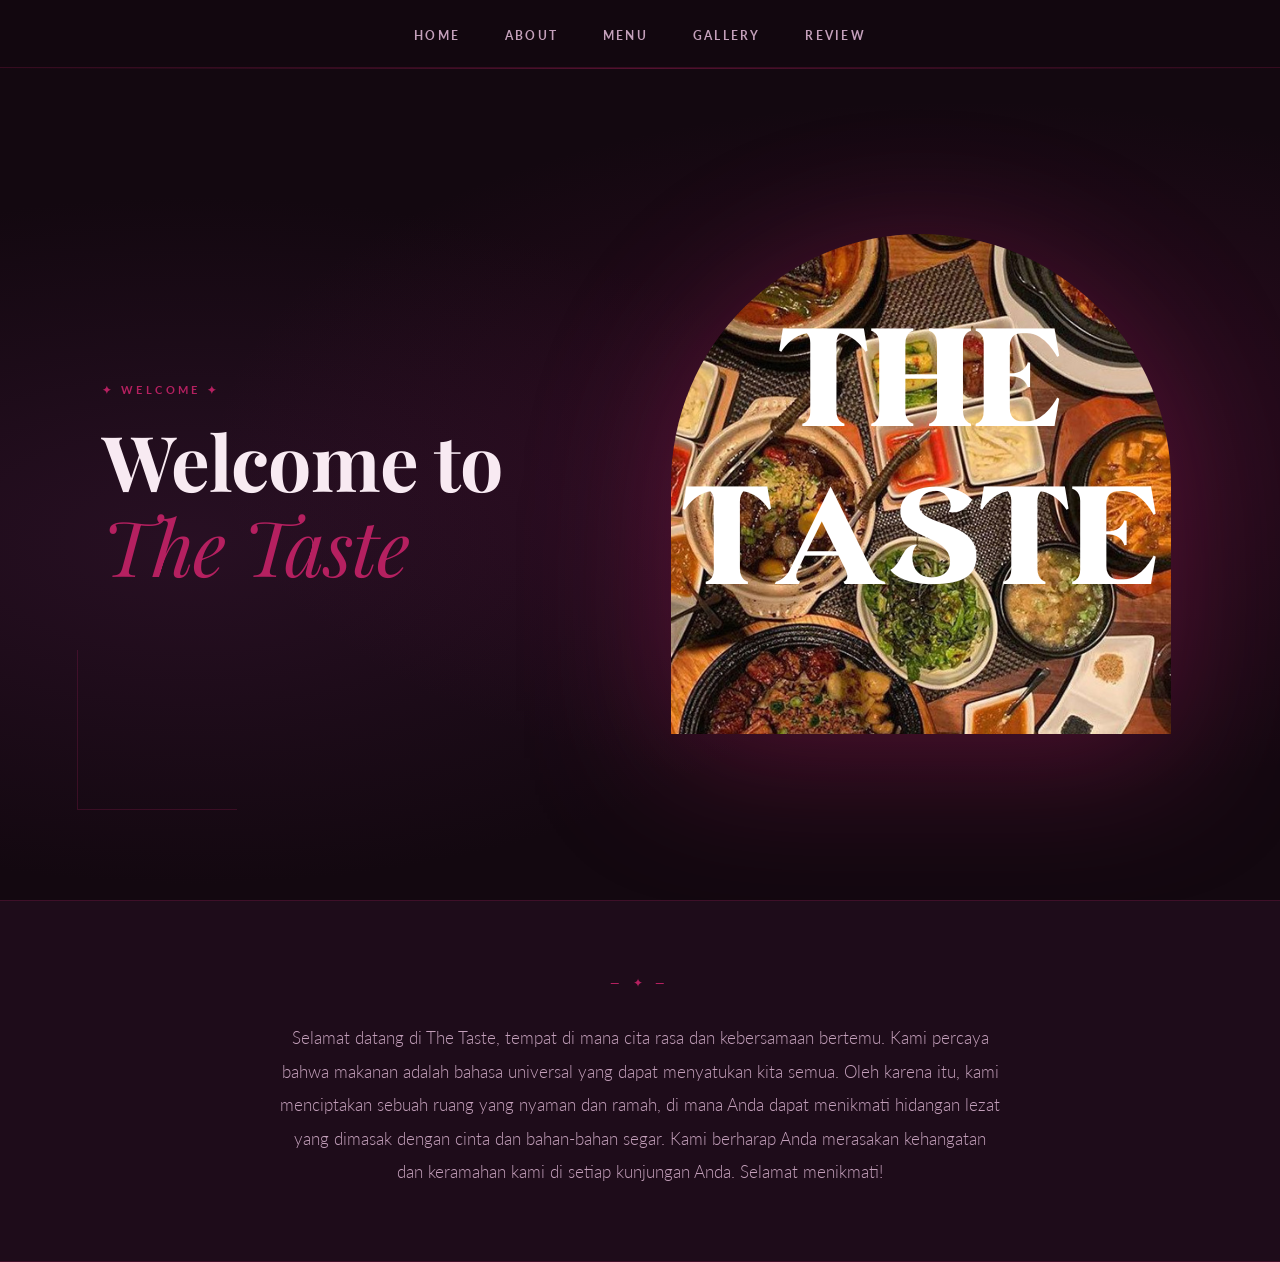
<file: index.html>
<!DOCTYPE html>
<html>
<head>
    <meta charset="UTF-8">
    <meta name="viewport" content="width=device-width, initial-scale=1.0">
    <title>The Taste - Home</title>
    <link rel="stylesheet" href="css/style.css">
    <link rel="stylesheet" href="https://cdnjs.cloudflare.com/ajax/libs/font-awesome/6.1.1/css/all.min.css" integrity="sha512-KfkfwYDsLkIlwQp6LFnl8zNdLGxu9YAA1QvwINks4PhcElQSvqcyVLLD9aMhXd13uQjoXtEKNosOWaZqXgel0g==" crossorigin="anonymous" referrerpolicy="no-referrer" />
</head>
<body>
    <nav>
        <ul>
            <li><a href="index.html">Home</a></li>
            <li><a href="about.html">About</a></li>
            <li><a href="menu.html">Menu</a></li>
            <li><a href="gallery.html">Gallery</a></li>
            <li><a href="review.html">Review</a></li>
        </ul>
    </nav>

    <div class="main">
        <div class="main_text">
            <h1>Welcome to<span>The Taste</span></h1>
        </div>
        
        <div class="main_images">
            <img src="images/main_img.png">
        </div>

    </div>

    <div class="text">
        <p>
            Selamat datang di The Taste, tempat di mana cita rasa dan kebersamaan bertemu. 
            Kami percaya bahwa makanan adalah bahasa universal yang dapat menyatukan kita semua. 
            Oleh karena itu, kami menciptakan sebuah ruang yang nyaman dan ramah, di mana Anda 
            dapat menikmati hidangan lezat yang dimasak dengan cinta dan bahan-bahan segar. 
            Kami berharap Anda merasakan kehangatan dan keramahan kami di setiap kunjungan Anda. 
            Selamat menikmati!
        </p></div>
    </div>
    
</body>
</html>
</file>
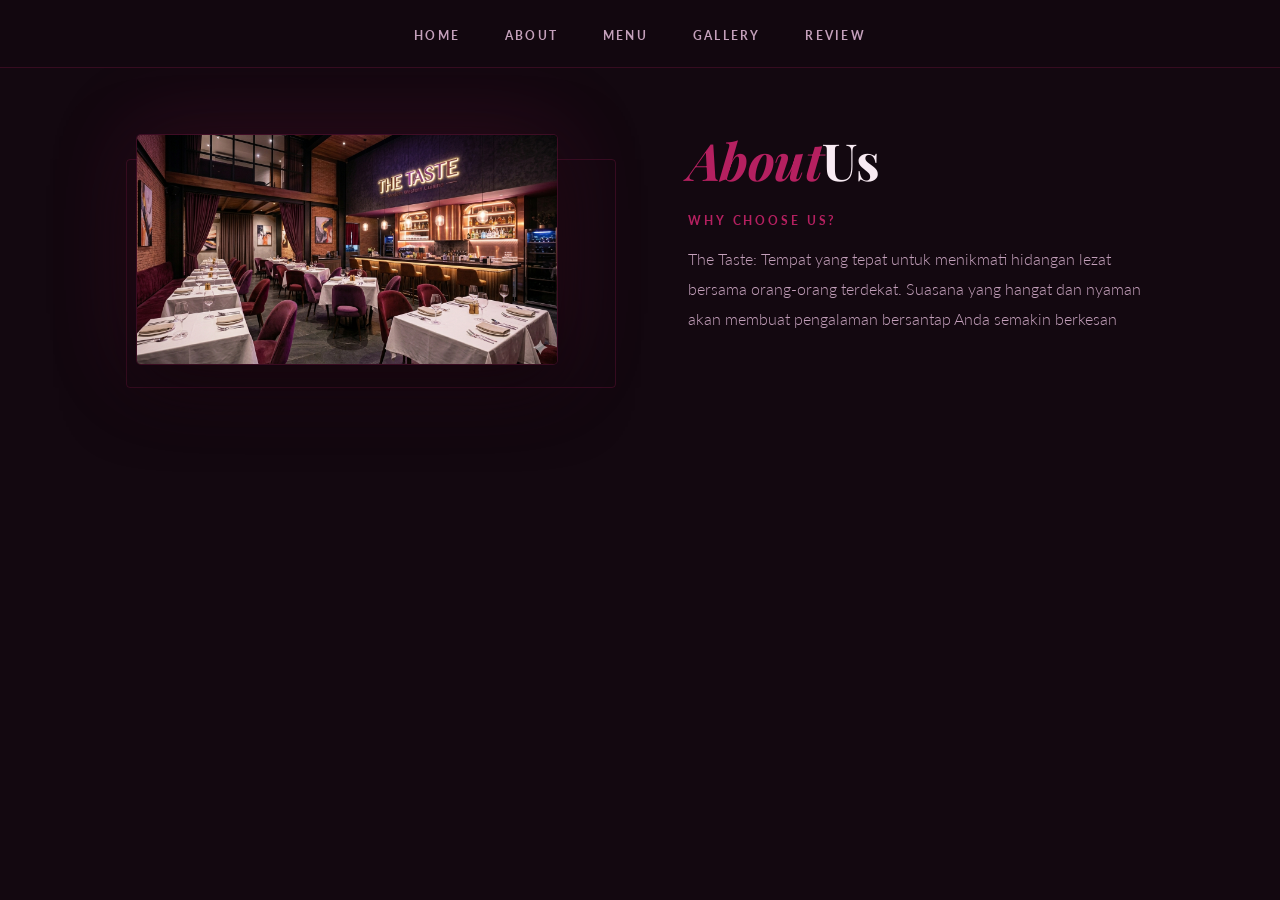
<file: about.html>
<!DOCTYPE html>
<html>
<head>
    <meta charset="UTF-8">
    <meta name="viewport" content="width=device-width, initial-scale=1.0">
    <title>The Taste - About</title>
    <link rel="stylesheet" href="css/style.css">
    <link rel="stylesheet" href="https://cdnjs.cloudflare.com/ajax/libs/font-awesome/6.1.1/css/all.min.css" integrity="sha512-KfkfwYDsLkIlwQp6LFnl8zNdLGxu9YAA1QvwINks4PhcElQSvqcyVLLD9aMhXd13uQjoXtEKNosOWaZqXgel0g==" crossorigin="anonymous" referrerpolicy="no-referrer" />
</head>
<body>

    <nav>
        <ul>
            <li><a href="index.html">Home</a></li>
            <li><a href="about.html">About</a></li>
            <li><a href="menu.html">Menu</a></li>
            <li><a href="gallery.html">Gallery</a></li>
            <li><a href="review.html">Review</a></li>
        </ul>
    </nav>

    <div class="about" id="About">
        <div class="about_main">

            <div class="images">
                <img src="images/thetaste.png">
            </div>

            <div class="about_text">
                <h1><span>About</span>Us</h1>
                <h3>Why Choose us?</h3>
                <p>
                    The Taste: Tempat yang tepat untuk menikmati hidangan lezat bersama orang-orang terdekat. 
                    Suasana yang hangat dan nyaman akan membuat pengalaman bersantap Anda semakin berkesan
                </p>
            </div>

        </div>
    </div>

</body>
</html>
</file>
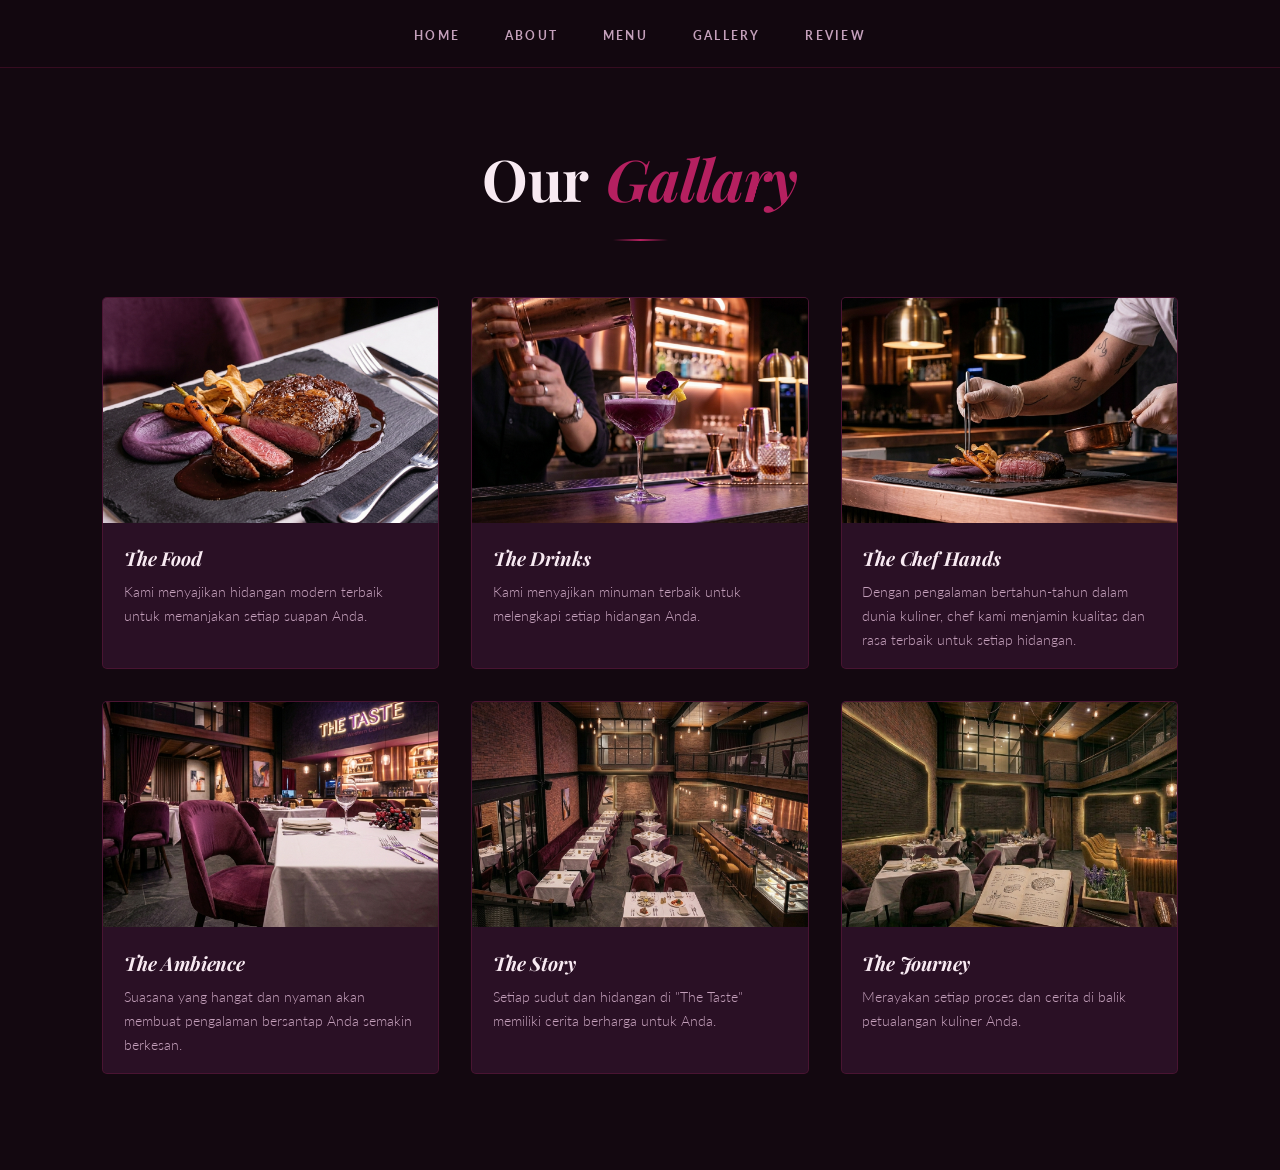
<file: gallery.html>
<!DOCTYPE html>
<html>
<head>
    <meta charset="UTF-8">
    <meta name="viewport" content="width=device-width, initial-scale=1.0">
    <title>The Taste - Gallery</title>
    <link rel="stylesheet" href="css/style.css">
    <link rel="stylesheet" href="https://cdnjs.cloudflare.com/ajax/libs/font-awesome/6.1.1/css/all.min.css" integrity="sha512-KfkfwYDsLkIlwQp6LFnl8zNdLGxu9YAA1QvwINks4PhcElQSvqcyVLLD9aMhXd13uQjoXtEKNosOWaZqXgel0g==" crossorigin="anonymous" referrerpolicy="no-referrer" />
</head>
<body>
    <nav>
        <ul>
            <li><a href="index.html">Home</a></li>
            <li><a href="about.html">About</a></li>
            <li><a href="menu.html">Menu</a></li>
            <li><a href="gallery.html">Gallery</a></li>
            <li><a href="review.html">Review</a></li>
        </ul>
    </nav>

    <div class="gallary" id="Gallary">
        <h1>Our<span>Gallary</span></h1>

        <div class="gallary_images_box">
            <div class="gallary_images">
                <img src="images/the-food.png">

                <h3>The Food</h3>
                <p>
                    Kami menyajikan hidangan modern terbaik untuk memanjakan setiap suapan Anda.
                </p>
            </div>

            <div class="gallary_images">
                <img src="images/the-drinks.png">

                <h3>The Drinks</h3>
                <p>
                    Kami menyajikan minuman terbaik untuk melengkapi setiap hidangan Anda.
                </p>
            </div>

            <div class="gallary_images">
                <img src="images/the-chef-hands.png">

                <h3>The Chef Hands</h3>
                <p>
                    Dengan pengalaman bertahun-tahun dalam dunia kuliner, chef kami menjamin kualitas dan rasa terbaik untuk setiap hidangan.
                </p>
            </div>

            <div class="gallary_images">
                <img src="images/the-ambience.png">

                <h3>The Ambience</h3>
                <p>
                    Suasana yang hangat dan nyaman akan membuat pengalaman bersantap Anda semakin berkesan.
                </p>
            </div>

            <div class="gallary_images">
                <img src="images/the-story.png">

                <h3>The Story</h3>
                <p>
                    Setiap sudut dan hidangan di "The Taste" memiliki cerita berharga untuk Anda.
                </p>
            </div>

            <div class="gallary_images">
                <img src="images/the-journey.png">

                <h3>The Journey</h3>
                <p>
                    Merayakan setiap proses dan cerita di balik petualangan kuliner Anda.
                </p>
            </div>

        </div>

    </div>
</body>
</html>
</file>
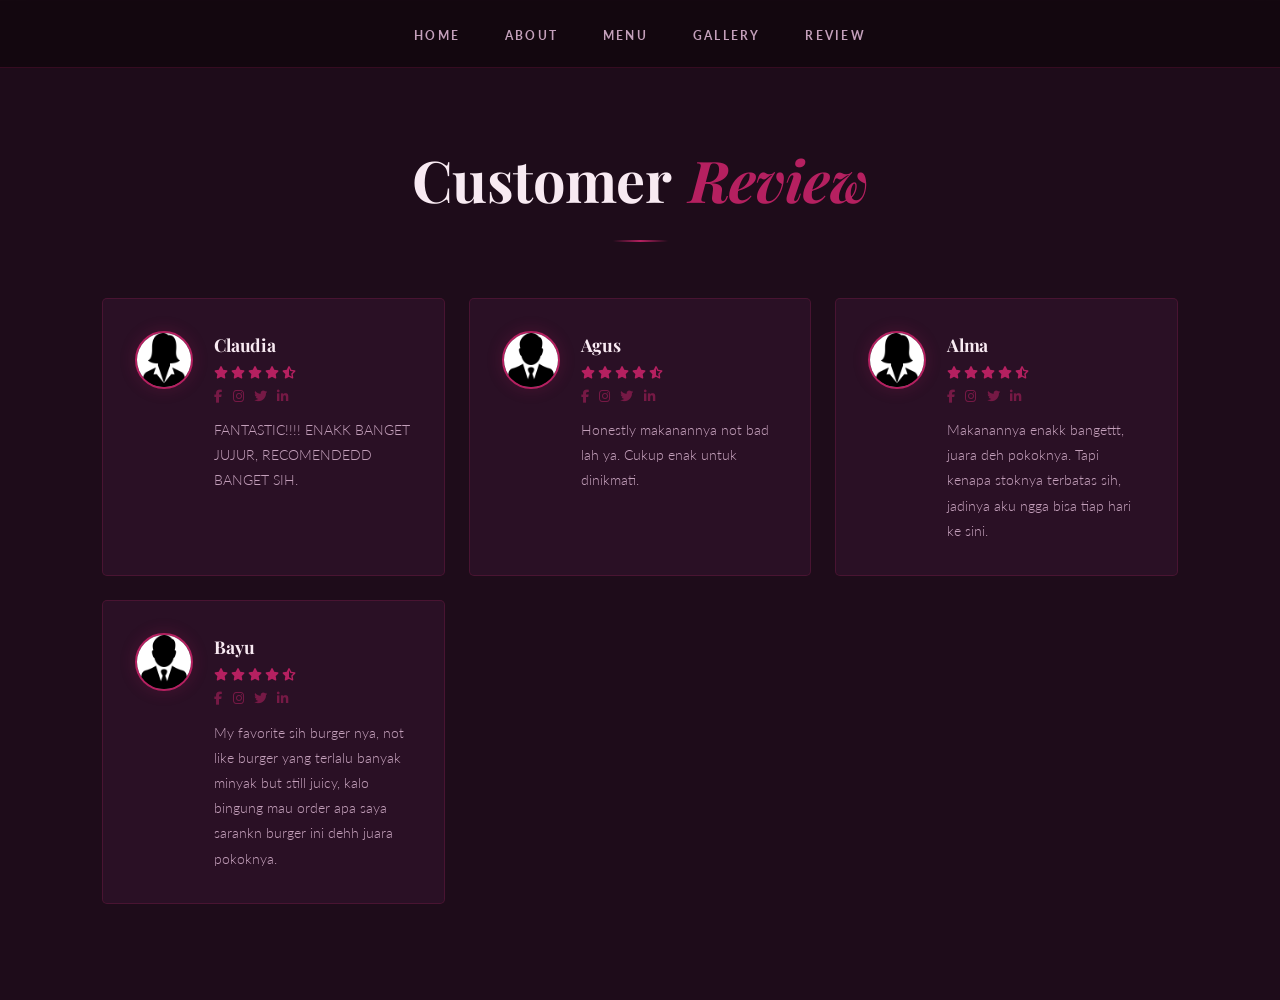
<file: review.html>
<!DOCTYPE html>
<html>
<head>
    <meta charset="UTF-8">
    <meta name="viewport" content="width=device-width, initial-scale=1.0">
    <title>The Taste - Review</title>
    <link rel="stylesheet" href="css/style.css">
    <link rel="stylesheet" href="https://cdnjs.cloudflare.com/ajax/libs/font-awesome/6.1.1/css/all.min.css" integrity="sha512-KfkfwYDsLkIlwQp6LFnl8zNdLGxu9YAA1QvwINks4PhcElQSvqcyVLLD9aMhXd13uQjoXtEKNosOWaZqXgel0g==" crossorigin="anonymous" referrerpolicy="no-referrer" />
</head>
<body>

    <nav>
        <ul>
            <li><a href="index.html">Home</a></li>
            <li><a href="about.html">About</a></li>
            <li><a href="menu.html">Menu</a></li>
            <li><a href="gallery.html">Gallery</a></li>
            <li><a href="review.html">Review</a></li>
        </ul>
    </nav>

    <!--Review-->

    <div class="review" id="Review">
        <h1>Customer<span>Review</span></h1>

        <div class="review_box">
            <div class="review_card">

                <div class="review_profile">
                    <img src="images/avatar-cewe.jpg">
                </div>

                <div class="review_text">
                    <h2 class="name">Claudia</h2>

                    <div class="review_icon">
                        <i class="fa-solid fa-star"></i>
                        <i class="fa-solid fa-star"></i>
                        <i class="fa-solid fa-star"></i>
                        <i class="fa-solid fa-star"></i>
                        <i class="fa-solid fa-star-half-stroke"></i>
                    </div>

                    <div class="review_social">
                        <i class="fa-brands fa-facebook-f"></i>
                        <i class="fa-brands fa-instagram"></i>
                        <i class="fa-brands fa-twitter"></i>
                        <i class="fa-brands fa-linkedin-in"></i>
                    </div>

                    <p>
                        FANTASTIC!!!! ENAKK BANGET JUJUR, RECOMENDEDD BANGET SIH.
                    </p>

                </div>

            </div>

            <div class="review_card">

                <div class="review_profile">
                    <img src="images/avatar-cowo.jpg">
                </div>

                <div class="review_text">
                    <h2 class="name">Agus</h2>

                    <div class="review_icon">
                        <i class="fa-solid fa-star"></i>
                        <i class="fa-solid fa-star"></i>
                        <i class="fa-solid fa-star"></i>
                        <i class="fa-solid fa-star"></i>
                        <i class="fa-solid fa-star-half-stroke"></i>
                    </div>

                    <div class="review_social">
                        <i class="fa-brands fa-facebook-f"></i>
                        <i class="fa-brands fa-instagram"></i>
                        <i class="fa-brands fa-twitter"></i>
                        <i class="fa-brands fa-linkedin-in"></i>
                    </div>

                    <p>
                        Honestly makanannya not bad lah ya. Cukup enak untuk dinikmati. 
                    </p>

                </div>

            </div>

            <div class="review_card">

                <div class="review_profile">
                    <img src="images/avatar-cewe.jpg">
                </div>

                <div class="review_text">
                    <h2 class="name">Alma</h2>

                    <div class="review_icon">
                        <i class="fa-solid fa-star"></i>
                        <i class="fa-solid fa-star"></i>
                        <i class="fa-solid fa-star"></i>
                        <i class="fa-solid fa-star"></i>
                        <i class="fa-solid fa-star-half-stroke"></i>
                    </div>

                    <div class="review_social">
                        <i class="fa-brands fa-facebook-f"></i>
                        <i class="fa-brands fa-instagram"></i>
                        <i class="fa-brands fa-twitter"></i>
                        <i class="fa-brands fa-linkedin-in"></i>
                    </div>

                    <p>
                        Makanannya enakk bangettt, juara deh pokoknya. Tapi kenapa stoknya terbatas sih, jadinya aku ngga bisa tiap hari ke sini.
                    </p>

                </div>

            </div>

            <div class="review_card">

                <div class="review_profile">
                    <img src="images/avatar-cowo.jpg">
                </div>

                <div class="review_text">
                    <h2 class="name">Bayu</h2>

                    <div class="review_icon">
                        <i class="fa-solid fa-star"></i>
                        <i class="fa-solid fa-star"></i>
                        <i class="fa-solid fa-star"></i>
                        <i class="fa-solid fa-star"></i>
                        <i class="fa-solid fa-star-half-stroke"></i>
                    </div>

                    <div class="review_social">
                        <i class="fa-brands fa-facebook-f"></i>
                        <i class="fa-brands fa-instagram"></i>
                        <i class="fa-brands fa-twitter"></i>
                        <i class="fa-brands fa-linkedin-in"></i>
                    </div>

                    <p>
                        My favorite sih burger nya, not like burger yang terlalu banyak minyak but still juicy, kalo bingung mau order apa saya sarankn burger ini dehh juara pokoknya.
                    </p>

                </div>

            </div>

        </div>

    </div>

</body>
</html>
</file>
<file: css/style.css>
@import url('https://fonts.googleapis.com/css2?family=Playfair+Display:ital,wght@0,400;0,600;0,700;1,400;1,600&family=Lato:wght@300;400;700&display=swap');

/* ---- CSS Variables ---- */
:root {
  --bg-dark:       #130810;
  --bg-mid:        #1e0c1a;
  --bg-card:       #2a1025;
  --primary:       #7b1550;
  --accent:        #b52060;
  --accent-hover:  #d4286e;
  --accent-glow:   rgba(181, 32, 96, 0.22);
  --text-light:    #f8eaf2;
  --text-muted:    #c4a0bb;
  --gold:          #e8c4d8;
  --border:        rgba(181, 32, 96, 0.22);
  --border-bright: rgba(181, 32, 96, 0.55);
  --nav-h:         68px;
}

/* ---- Reset & Base ---- */
*, *::before, *::after {
  margin: 0;
  padding: 0;
  box-sizing: border-box; 
}

html {
  scroll-behavior: smooth;
}

body {
  font-family: 'Lato', sans-serif;
  background-color: var(--bg-dark);
  color: var(--text-light);
  min-height: 100vh;
  overflow-x: hidden;
  line-height: 1.6;
}

h1, h2, h3, h4 {
  font-family: 'Playfair Display', serif;
  letter-spacing: -0.01em;
}

/* =============================================
   NAVIGASI
   ============================================= */
nav {
  position: fixed;
  top: 0;
  left: 0;
  width: 100%;
  z-index: 1000;
  height: var(--nav-h);
  display: flex;
  align-items: center;
  background: rgba(19, 8, 16, 0.93);
  backdrop-filter: blur(14px);
  -webkit-backdrop-filter: blur(14px);
  border-bottom: 1px solid var(--border);
}

nav ul {
  list-style: none;
  display: flex;
  justify-content: center;
  align-items: center;
  gap: 2.8rem;
  width: 100%;
  padding: 0 2rem;
}

nav ul li a {
  text-decoration: none;
  color: var(--text-muted);
  font-family: 'Lato', sans-serif;
  font-size: 0.78rem;
  font-weight: 700;
  letter-spacing: 0.18em;
  text-transform: uppercase;
  position: relative;
  padding-bottom: 5px;
  transition: color 0.3s ease;
}

nav ul li a::after {
  content: '';
  position: absolute;
  bottom: 0;
  left: 50%;
  transform: translateX(-50%);
  width: 0;
  height: 1.5px;
  background: var(--accent);
  transition: width 0.35s ease;
}

nav ul li a:hover {
  color: var(--text-light);
}

nav ul li a:hover::after {
  width: 100%;
}

/* =============================================
   HERO — HOMEPAGE (.main)
   ============================================= */
.main {
  min-height: 100vh;
  padding-top: var(--nav-h);
  display: flex;
  align-items: center;
  justify-content: space-between;
  padding-left: 8%;
  padding-right: 8%;
  gap: 3rem;
  position: relative;
  overflow: hidden;
  background:
    radial-gradient(ellipse at 75% 50%, rgba(123, 21, 80, 0.28) 0%, transparent 55%),
    radial-gradient(ellipse at 15% 60%, rgba(42, 16, 37, 0.9) 0%, transparent 45%),
    var(--bg-dark);
}

.main::before {
  content: '';
  position: absolute;
  top: var(--nav-h);
  left: 0;
  right: 0;
  height: 1px;
  background: linear-gradient(90deg, transparent, var(--accent), transparent);
  opacity: 0.4;
}

.main::after {
  content: '';
  position: absolute;
  bottom: 10%;
  left: 6%;
  width: 160px;
  height: 160px;
  border-left: 1px solid var(--border);
  border-bottom: 1px solid var(--border);
  pointer-events: none;
}

.main_text {
  flex: 1;
  max-width: 560px;
  z-index: 1;
}

.main_text::before {
  content: '✦  WELCOME  ✦';
  display: block;
  font-size: 0.7rem;
  font-weight: 700;
  letter-spacing: 0.3em;
  color: var(--accent);
  margin-bottom: 1.2rem;
  font-family: 'Lato', sans-serif;
}

.main_text h1 {
  font-size: clamp(3rem, 6vw, 5.5rem);
  font-weight: 700;
  line-height: 1.1;
  color: var(--text-light);
}

.main_text h1 span {
  display: block;
  color: var(--accent);
  font-style: italic;
  font-weight: 400;
}

.main_images {
  flex: 1;
  display: flex;
  justify-content: center;
  align-items: center;
  z-index: 1;
}

.main_images img {
  max-width: 100%;
  max-height: 78vh;
  object-fit: contain;
  filter: drop-shadow(0 24px 70px rgba(181, 32, 96, 0.35));
  animation: floatImage 5s ease-in-out infinite;
  border-radius: 50% 50% 0 0;
}

@keyframes floatImage {
  0%, 100% { transform: translateY(0); }
  50%       { transform: translateY(-12px); }
}

/* =============================================
   DESKRIPSI — HOMEPAGE (.text)
   ============================================= */
.text {
  background: var(--bg-mid);
  padding: 4.5rem 12%;
  border-top: 1px solid var(--border);
  border-bottom: 1px solid var(--border);
  text-align: center;
  position: relative;
}

.text::before {
  content: '— ✦ —';
  display: block;
  font-size: 0.75rem;
  letter-spacing: 0.4em;
  color: var(--accent);
  margin-bottom: 1.8rem;
}

.text p {
  font-size: 1.05rem;
  line-height: 2;
  color: var(--text-muted);
  max-width: 720px;
  margin: 0 auto;
  font-weight: 300;
}

/* =============================================
   TOMBOL ORDER NOW — HOMEPAGE (.main_btn)
   ============================================= */
.main_btn {
  display: flex;
  justify-content: center;
  align-items: center;
  gap: 0.6rem;
  padding: 2.5rem 0;
  background: var(--bg-mid);
}

.main_btn a {
  display: inline-block;
  text-decoration: none;
  background: var(--accent);
  color: var(--text-light);
  padding: 0.85rem 3rem;
  font-size: 0.78rem;
  font-weight: 700;
  letter-spacing: 0.2em;
  text-transform: uppercase;
  border: 1px solid var(--accent);
  transition: all 0.35s ease;
  position: relative;
  overflow: hidden;
}

.main_btn a::before {
  content: '';
  position: absolute;
  top: 0;
  left: -100%;
  width: 100%;
  height: 100%;
  background: rgba(255,255,255,0.08);
  transition: left 0.4s ease;
}

.main_btn a:hover::before { left: 0; }

.main_btn a:hover {
  background: transparent;
  color: var(--accent);
}

.main_btn i {
  color: var(--accent);
  font-size: 0.85rem;
}

/* =============================================
   ABOUT
   ============================================= */
.about {
  padding: calc(var(--nav-h) + 4rem) 8% 6rem;
  background: var(--bg-dark);
  display: flex;
  flex-direction: column;
  align-items: center;
  gap: 4rem;
}

.about_main {
  display: flex;
  align-items: center;
  gap: 6rem;
  max-width: 1100px;
  width: 100%;
}

.images {
  flex: 1;
  display: flex;
  justify-content: center;
  position: relative;
}

.images::after {
  content: '';
  position: absolute;
  top: 1.5rem;
  left: 1.5rem;
  right: -1.5rem;
  bottom: -1.5rem;
  border: 1px solid var(--border);
  border-radius: 4px;
  pointer-events: none;
}

.images img {
  width: 100%;
  max-width: 420px;
  height: auto;
  border-radius: 4px;
  object-fit: cover;
  box-shadow:
    0 0 0 1px var(--border),
    0 24px 70px rgba(0, 0, 0, 0.55),
    0 0 90px var(--accent-glow);
  position: relative;
  z-index: 1;
}

.about_text {
  flex: 1;
}

.about_text h3 {
  font-family: 'Lato', sans-serif;
  font-size: 0.72rem;
  font-weight: 700;
  letter-spacing: 0.25em;
  text-transform: uppercase;
  color: var(--accent);
  margin-bottom: 0.8rem;
}

.about_text h1 {
  font-size: clamp(2.2rem, 4vw, 3.6rem);
  color: var(--text-light);
  line-height: 1.1;
  margin-bottom: 1.5rem;
}

.about_text h1 span {
  color: var(--accent);
  font-style: italic;
}

.about_text p {
  color: var(--text-muted);
  font-size: 1rem;
  line-height: 1.9;
  font-weight: 300;
  max-width: 460px;
  margin-bottom: 2rem;
}

.about_btn {
  display: inline-block;
  text-decoration: none;
  border: 1px solid var(--accent);
  color: var(--accent);
  padding: 0.85rem 2.8rem;
  font-family: 'Lato', sans-serif;
  font-size: 0.78rem;
  font-weight: 700;
  letter-spacing: 0.2em;
  text-transform: uppercase;
  transition: all 0.35s ease;
}

.about_btn:hover {
  background: var(--accent);
  color: var(--text-light);
  box-shadow: 0 8px 30px var(--accent-glow);
}

/* =============================================
   MENU
   ============================================= */
.menu-category {
  background: var(--bg-mid);
  border-top: 1px solid var(--border);
  padding: 5rem 8%;
}

.menu-category:first-of-type {
  padding-top: calc(var(--nav-h) + 4rem);
}

.menu-category h2 {
  font-size: clamp(2rem, 4vw, 3rem);
  text-align: center;
  color: var(--text-light);
  margin-bottom: 0.5rem;
}

.menu-category h2::after {
  content: '';
  display: block;
  width: 55px;
  height: 2px;
  background: linear-gradient(90deg, transparent, var(--accent), transparent);
  margin: 0.9rem auto 3rem;
}

.category-grid {
  display: flex;
  gap: 1.4rem;
  justify-content: center;
  flex-wrap: wrap;
}

.category-card {
  width: 210px;
  height: 100px;
  background: var(--bg-card);
  border: 1px solid var(--border);
  border-radius: 4px;
  display: flex;
  align-items: center;
  justify-content: center;
  font-family: 'Lato', sans-serif;
  font-size: 0.8rem;
  font-weight: 700;
  letter-spacing: 0.12em;
  text-transform: uppercase;
  color: var(--text-muted);
  cursor: pointer;
  transition: all 0.35s ease;
  position: relative;
  overflow: hidden;
}

.category-card::before {
  content: '';
  position: absolute;
  inset: 0;
  background: linear-gradient(135deg, rgba(181,32,96,0.12), transparent);
  opacity: 0;
  transition: opacity 0.35s ease;
}

.category-card:hover {
  border-color: var(--accent);
  color: var(--text-light);
  transform: translateY(-5px);
  box-shadow: 0 12px 35px var(--accent-glow);
}

.category-card:hover::before {
  opacity: 1;
}

.menu-content {
  display: none;
  margin-top: 3rem;
  animation: fadeUp 0.4s ease both;
}

@keyframes fadeUp {
  from { opacity: 0; transform: translateY(14px); }
  to   { opacity: 1; transform: translateY(0); }
}

.menu-content h3 {
  font-size: 1.6rem;
  color: var(--gold);
  text-align: center;
  font-style: italic;
  margin-bottom: 2rem;
}

.menu-grid {
  display: grid;
  grid-template-columns: repeat(auto-fit, minmax(220px, 1fr));
  gap: 1.5rem;
}

.menu-card {
  background: var(--bg-card);
  border: 1px solid var(--border);
  border-radius: 5px;
  overflow: hidden;
  transition: all 0.35s ease;
}

.menu-card:hover {
  border-color: var(--border-bright);
  transform: translateY(-5px);
  box-shadow: 0 14px 45px var(--accent-glow);
}

.menu-card img {
  width: 100%;
  height: 185px;
  object-fit: cover;
  display: block;
  transition: transform 0.5s ease;
}

.menu-card:hover img {
  transform: scale(1.04);
}

.menu-card h4 {
  font-size: 1rem;
  color: var(--text-light);
  padding: 0.9rem 1rem 0.3rem;
  font-style: italic;
}

.menu-card p {
  font-family: 'Lato', sans-serif;
  font-size: 0.88rem;
  color: var(--accent);
  font-weight: 700;
  letter-spacing: 0.04em;
  padding: 0 1rem 1.1rem;
}

/* =============================================
   GALLERY
   ============================================= */
.gallary {
  padding: calc(var(--nav-h) + 4rem) 8% 6rem;
  background: var(--bg-dark);
  text-align: center;
}

.gallary > h1 {
  font-size: clamp(2.2rem, 4.5vw, 3.8rem);
  color: var(--text-light);
}

.gallary > h1 span {
  color: var(--accent);
  font-style: italic;
  margin-left: 0.3em;
}

.gallary > h1::after {
  content: '';
  display: block;
  width: 55px;
  height: 2px;
  background: linear-gradient(90deg, transparent, var(--accent), transparent);
  margin: 0.9rem auto 3.5rem;
}

.gallary_images_box {
  display: grid;
  grid-template-columns: repeat(auto-fit, minmax(300px, 1fr));
  gap: 2rem;
  max-width: 1200px;
  margin: 0 auto;
}

.gallary_images {
  background: var(--bg-card);
  border: 1px solid var(--border);
  border-radius: 5px;
  overflow: hidden;
  text-align: left;
  transition: all 0.35s ease;
}

.gallary_images:hover {
  border-color: var(--border-bright);
  transform: translateY(-5px);
  box-shadow: 0 18px 55px var(--accent-glow);
}

.gallary_images img {
  width: 100%;
  height: 225px;
  object-fit: cover;
  display: block;
  transition: transform 0.5s ease;
}

.gallary_images:hover img {
  transform: scale(1.04);
}

.gallary_images h3 {
  font-size: 1.2rem;
  color: var(--text-light);
  padding: 1.3rem 1.3rem 0.4rem;
  font-style: italic;
}

.gallary_images p {
  font-size: 0.88rem;
  color: var(--text-muted);
  padding: 0 1.3rem 1rem;
  line-height: 1.7;
  font-weight: 300;
}

.gallary_btn {
  display: inline-block;
  text-decoration: none;
  margin: 0 1.3rem 1.6rem;
  border: 1px solid var(--accent);
  color: var(--accent);
  padding: 0.5rem 1.5rem;
  font-family: 'Lato', sans-serif;
  font-size: 0.72rem;
  font-weight: 700;
  letter-spacing: 0.16em;
  text-transform: uppercase;
  transition: all 0.3s ease;
}

.gallary_btn:hover {
  background: var(--accent);
  color: var(--text-light);
  box-shadow: 0 6px 22px var(--accent-glow);
}

/* =============================================
   REVIEW
   ============================================= */
.review {
  padding: calc(var(--nav-h) + 4rem) 8% 6rem;
  background: var(--bg-mid);
  border-top: 1px solid var(--border);
  text-align: center;
}

.review > h1 {
  font-size: clamp(2.2rem, 4.5vw, 3.8rem);
  color: var(--text-light);
}

.review > h1 span {
  color: var(--accent);
  font-style: italic;
  margin-left: 0.3em;
}

.review > h1::after {
  content: '';
  display: block;
  width: 55px;
  height: 2px;
  background: linear-gradient(90deg, transparent, var(--accent), transparent);
  margin: 0.9rem auto 3.5rem;
}

.review_box {
  display: grid;
  grid-template-columns: repeat(auto-fit, minmax(270px, 1fr));
  gap: 1.5rem;
  max-width: 1200px;
  margin: 0 auto;
}

.review_card {
  background: var(--bg-card);
  border: 1px solid var(--border);
  border-radius: 5px;
  padding: 2rem;
  display: flex;
  gap: 1.3rem;
  text-align: left;
  transition: all 0.35s ease;
}

.review_card:hover {
  border-color: var(--border-bright);
  box-shadow: 0 10px 35px var(--accent-glow);
}

.review_profile {
  flex-shrink: 0;
}

.review_profile img {
  width: 58px;
  height: 58px;
  border-radius: 50%;
  object-fit: cover;
  border: 2px solid var(--accent);
  box-shadow: 0 0 16px var(--accent-glow);
}

.review_text {
  flex: 1;
}

.name {
  font-family: 'Playfair Display', serif;
  font-size: 1.1rem;
  color: var(--text-light);
  margin-bottom: 0.5rem;
}

.review_icon {
  display: flex;
  gap: 3px;
  margin-bottom: 0.65rem;
}

.review_icon i {
  color: var(--accent);
  font-size: 0.78rem;
}

.review_social {
  display: flex;
  gap: 0.65rem;
  margin-bottom: 0.9rem;
}

.review_social i {
  color: var(--border-bright);
  font-size: 0.82rem;
  cursor: pointer;
  transition: color 0.25s ease;
}

.review_social i:hover {
  color: var(--accent);
}

.review_text p {
  font-size: 0.9rem;
  color: var(--text-muted);
  line-height: 1.75;
  font-weight: 300;
}

/* =============================================
   ORDER
   ============================================= */
.order {
  padding: calc(var(--nav-h) + 4rem) 8% 6rem;
  background: var(--bg-dark);
  text-align: center;
}

.order > h1 {
  font-size: clamp(2.2rem, 4.5vw, 3.8rem);
  color: var(--text-light);
}

.order > h1 span {
  color: var(--accent);
  font-style: italic;
  margin-right: 0.3em;
}

.order > h1::after {
  content: '';
  display: block;
  width: 55px;
  height: 2px;
  background: linear-gradient(90deg, transparent, var(--accent), transparent);
  margin: 0.9rem auto 3.5rem;
}

.order_main {
  display: flex;
  align-items: center;
  gap: 5rem;
  max-width: 980px;
  margin: 0 auto;
  text-align: left;
}

.order_images {
  flex: 1;
  display: flex;
  justify-content: center;
}

.order_images img {
  width: 100%;
  max-width: 340px;
  object-fit: contain;
  filter: drop-shadow(0 10px 50px rgba(181, 32, 96, 0.3));
}

.order_main form {
  flex: 1;
  display: flex;
  flex-direction: column;
  gap: 1.1rem;
}

.input {
  display: flex;
  flex-direction: column;
  gap: 0.45rem;
}

.input p {
  font-family: 'Lato', sans-serif;
  font-size: 0.72rem;
  font-weight: 700;
  letter-spacing: 0.14em;
  text-transform: uppercase;
  color: var(--text-muted);
}

.input input {
  background: var(--bg-card);
  border: 1px solid var(--border);
  border-radius: 4px;
  padding: 0.78rem 1rem;
  color: var(--text-light);
  font-size: 0.95rem;
  font-family: 'Lato', sans-serif;
  outline: none;
  width: 100%;
  transition: border-color 0.3s ease, box-shadow 0.3s ease;
}

.input input::placeholder {
  color: var(--text-muted);
  opacity: 0.5;
  font-size: 0.9rem;
}

.input input:focus {
  border-color: var(--accent);
  box-shadow: 0 0 0 3px rgba(181, 32, 96, 0.14);
}

.order_btn {
  display: inline-block;
  text-decoration: none;
  text-align: center;
  background: var(--accent);
  color: var(--text-light);
  padding: 0.9rem 2.5rem;
  font-family: 'Lato', sans-serif;
  font-size: 0.78rem;
  font-weight: 700;
  letter-spacing: 0.2em;
  text-transform: uppercase;
  border: 1px solid var(--accent);
  margin-top: 0.5rem;
  transition: all 0.35s ease;
  position: relative;
  overflow: hidden;
}

.order_btn::before {
  content: '';
  position: absolute;
  top: 0;
  left: -100%;
  width: 100%;
  height: 100%;
  background: rgba(255,255,255,0.07);
  transition: left 0.4s ease;
}

.order_btn:hover::before { left: 0; }

.order_btn:hover {
  background: transparent;
  color: var(--accent);
  box-shadow: 0 8px 30px var(--accent-glow);
}

/* =============================================
   RESPONSIVE
   ============================================= */
@media (max-width: 900px) {
  .main {
    flex-direction: column;
    text-align: center;
    padding: calc(var(--nav-h) + 3rem) 6% 4rem;
    min-height: auto;
  }

  .main_text { max-width: 100%; }

  .about_main {
    flex-direction: column;
    gap: 3.5rem;
  }

  .images::after { display: none; }

  .order_main {
    flex-direction: column;
    gap: 2.5rem;
    text-align: center;
  }

  .input { text-align: left; }
}

@media (max-width: 600px) {
  nav ul {
    gap: 0.8rem;
    padding: 0.5rem;
    flex-wrap: wrap;
    height: auto;
    min-height: var(--nav-h);
    justify-content: center;
  }

  nav ul li a {
    font-size: 0.65rem;
    letter-spacing: 0.1em;
  }

  .review_card { flex-direction: column; }

  .text { padding: 3rem 6%; }

  .gallary_images_box { grid-template-columns: 1fr; }

  .about, .gallary, .review, .order {
    padding-left: 5%;
    padding-right: 5%;
  }
}
</file>
